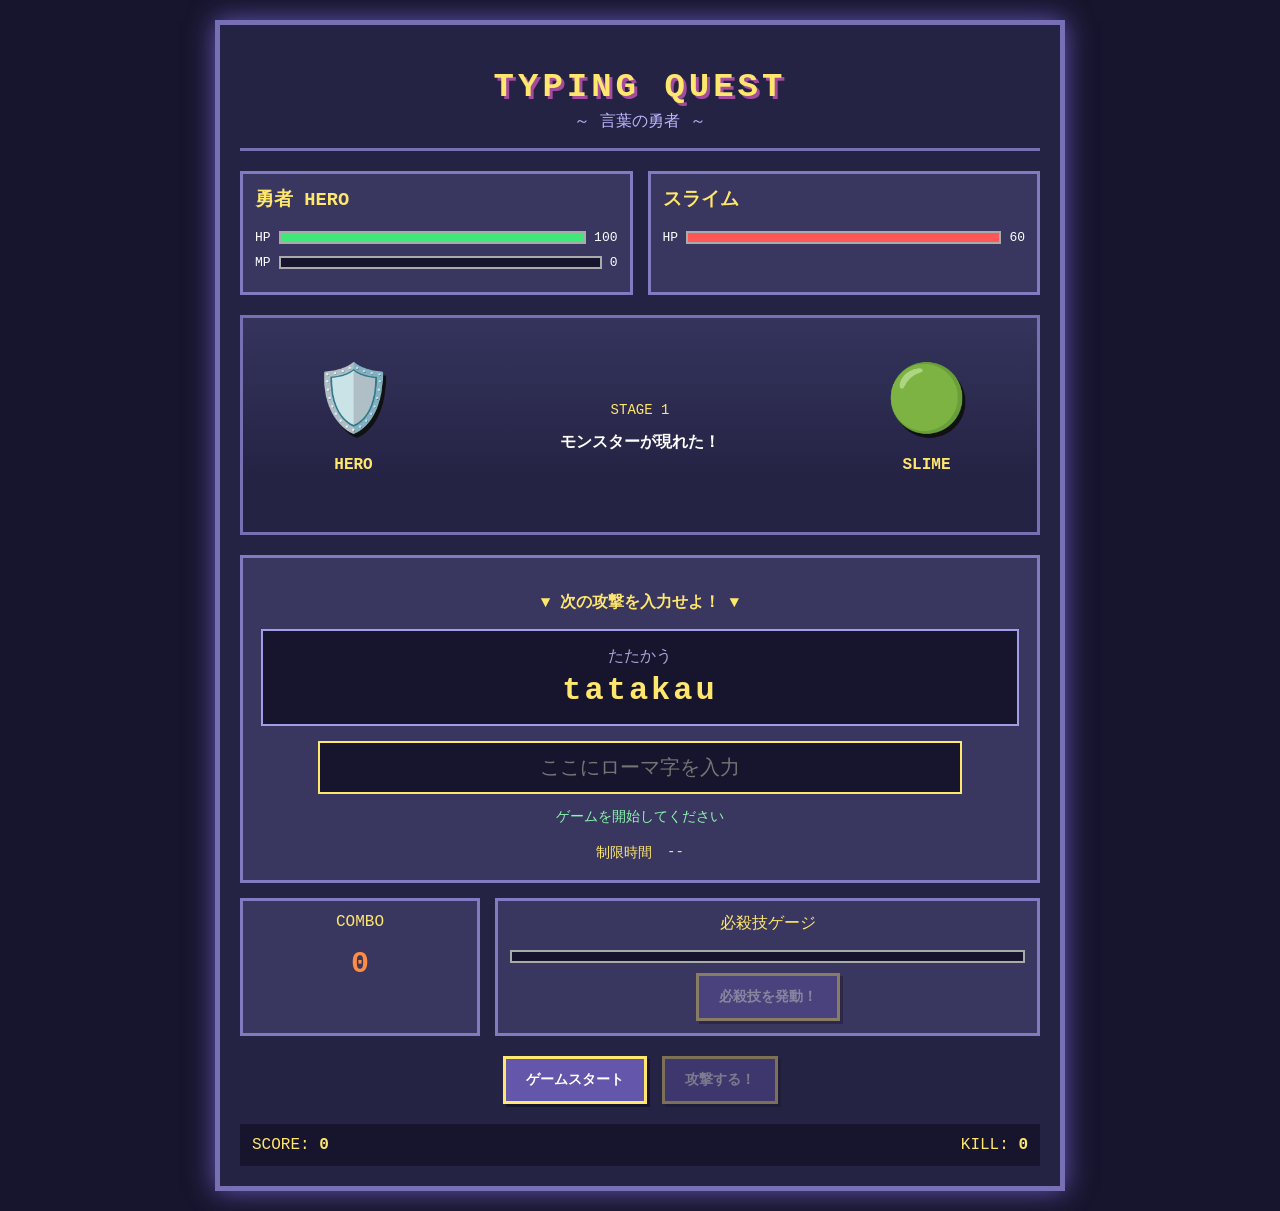
<file: typing-quest/index.html>
<!DOCTYPE html>
<html lang="ja">
<head>
    <meta charset="UTF-8">
    <meta name="viewport" content="width=device-width, initial-scale=1.0">
    <title>TYPING QUEST</title>
    <link rel="stylesheet" href="style.css">
</head>
<body>

    <div class="game-container">

        <!-- タイトル -->
        <header class="game-header">
            <h1>TYPING QUEST</h1>
            <p>～ 言葉の勇者 ～</p>
        </header>

        <!-- ステータス -->
        <section class="status-area">

            <div class="status-box">
                <h3>勇者 HERO</h3>
                <div class="status-row">
                    <span>HP</span>
                    <div class="bar">
                        <div id="player-hp-bar" class="hp-fill player-fill"></div>
                    </div>
                    <span id="player-hp">100</span>
                </div>
                <div class="status-row">
                    <span>MP</span>
                    <div class="bar">
                        <div id="mp-bar" class="hp-fill mp-fill"></div>
                    </div>
                    <span id="player-mp">0</span>
                </div>
            </div>

            <div class="status-box enemy-status">
                <h3 id="enemy-name">スライム</h3>
                <div class="status-row">
                    <span>HP</span>
                    <div class="bar">
                        <div id="enemy-hp-bar" class="hp-fill enemy-fill"></div>
                    </div>
                    <span id="enemy-hp">60</span>
                </div>
            </div>

        </section>

        <!-- バトル画面 -->
        <section class="battle-field">

            <div class="character hero">
                <div class="character-icon">🛡️</div>
                <p>HERO</p>
            </div>

            <div class="battle-info">
                <p id="stage">STAGE 1</p>
                <div id="battle-message">モンスターが現れた！</div>
                <div id="effect-message"></div>
            </div>

            <div class="character monster">
                <div id="enemy-icon" class="character-icon">🟢</div>
                <p id="enemy-label">SLIME</p>
            </div>

        </section>

        <!-- タイピングエリア -->
        <section class="typing-area">

            <p class="typing-title">▼ 次の攻撃を入力せよ！ ▼</p>

            <div class="word-display">
                <p id="word-kana">たたかう</p>
                <h2 id="word-romaji">tatakau</h2>
            </div>

            <input
                type="text"
                id="typing-input"
                placeholder="ここにローマ字を入力"
                autocomplete="off"
                spellcheck="false"
                disabled
            >

            <p id="typing-feedback">ゲームを開始してください</p>

            <div class="typing-info">
                <span>制限時間</span>
                <span id="timer">--</span>
            </div>

        </section>

        <!-- コンボと必殺技 -->
        <section class="skill-area">

            <div class="combo-box">
                <p>COMBO</p>
                <h2 id="combo">0</h2>
            </div>

            <div class="skill-box">
                <p>必殺技ゲージ</p>
                <div class="bar">
                    <div id="skill-bar" class="hp-fill skill-fill"></div>
                </div>
                <button id="skill-button" disabled>
                    必殺技を発動！
                </button>
            </div>

        </section>

        <!-- 操作ボタン -->
        <section class="control-area">
            <button id="start-button">ゲームスタート</button>
            <button id="submit-button" disabled>攻撃する！</button>
        </section>

        <!-- スコア -->
        <section class="score-area">
            <span> SCORE: <strong id="score">0</strong></span>
            <span> KILL: <strong id="kill">0</strong></span>
        </section>

        <!-- 結果画面 -->
        <div id="result-screen" class="result-screen hidden">
            <div class="result-box">
                <h2 id="result-title">VICTORY!</h2>
                <p id="result-text"></p>
                <button id="retry-button">もう一度遊ぶ</button>
            </div>
        </div>

    </div>

    <script src="words.js"></script>
    <script src="script.js"></script>

</body>
</html>
</file>
<file: typing-quest/style.css>
/* 全体設定 */
* {
    box-sizing: border-box;
}

body {
    margin: 0;
    padding: 20px;
    background: #17152d;
    color: white;
    font-family: "Courier New", monospace;
}

.game-container {
    max-width: 850px;
    margin: auto;
    background: #252344;
    border: 5px solid #7770b5;
    padding: 20px;
    box-shadow: 0 0 25px #6556b5;
}

/* タイトル */
.game-header {
    text-align: center;
    border-bottom: 3px solid #7770b5;
    margin-bottom: 20px;
}

.game-header h1 {
    color: #ffe66d;
    font-size: 34px;
    letter-spacing: 4px;
    text-shadow: 3px 3px #a34c9e;
    margin-bottom: 5px;
}

.game-header p {
    color: #bdb8ff;
    margin-top: 5px;
}

/* ステータス */
.status-area {
    display: flex;
    justify-content: space-between;
    gap: 15px;
    margin-bottom: 20px;
}

.status-box {
    width: 50%;
    background: #39365f;
    border: 3px solid #827bc1;
    padding: 12px;
}

.status-box h3 {
    color: #ffe66d;
    margin-top: 0;
}

.status-row {
    display: flex;
    align-items: center;
    gap: 8px;
    margin: 10px 0;
    font-size: 13px;
}

.bar {
    flex: 1;
    height: 13px;
    background: #17152d;
    border: 2px solid #aaa;
    overflow: hidden;
}

.hp-fill {
    height: 100%;
    transition: width 0.3s;
}

.player-fill {
    background: #40e879;
}

.enemy-fill {
    background: #ff5757;
}

.mp-fill {
    background: #55baff;
}

.skill-fill {
    background: #e6c34a;
    width: 0%;
}

/* バトル画面 */
.battle-field {
    min-height: 220px;
    background:
        linear-gradient(to bottom, #34345d 0%, #252344 75%);
    border: 3px solid #7770b5;
    display: flex;
    justify-content: space-around;
    align-items: center;
    padding: 15px;
    position: relative;
}

.character {
    text-align: center;
    width: 25%;
}

.character-icon {
    font-size: 65px;
    image-rendering: pixelated;
    filter: drop-shadow(3px 4px 0px #111);
}

.character p {
    color: #ffe66d;
    font-weight: bold;
}

.hero {
    animation: float 2s infinite ease-in-out;
}

.monster {
    animation: float 1.5s infinite ease-in-out;
}

@keyframes float {
    0%, 100% {
        transform: translateY(0);
    }
    50% {
        transform: translateY(-8px);
    }
}

.battle-info {
    text-align: center;
    flex: 1;
}

#stage {
    color: #ffe66d;
    font-size: 14px;
}

#battle-message {
    font-size: 16px;
    font-weight: bold;
    color: white;
}

#effect-message {
    margin-top: 10px;
    color: #ffec65;
    font-size: 20px;
    font-weight: bold;
}

/* タイピング画面 */
.typing-area {
    margin-top: 20px;
    background: #39365f;
    border: 3px solid #827bc1;
    padding: 18px;
    text-align: center;
}

.typing-title {
    color: #ffe66d;
    font-weight: bold;
}

.word-display {
    background: #17152d;
    border: 2px solid #a49ce7;
    padding: 10px;
    margin: 15px 0;
}

#word-kana {
    color: #aaa5d9;
    margin: 5px;
}

#word-romaji {
    color: #ffe66d;
    font-size: 32px;
    margin: 5px;
    letter-spacing: 3px;
}

#typing-input {
    width: 85%;
    padding: 13px;
    background: #17152d;
    color: white;
    border: 2px solid #ffe66d;
    font-size: 20px;
    text-align: center;
    outline: none;
}

#typing-input:focus {
    box-shadow: 0 0 10px #ffe66d;
}

#typing-feedback {
    min-height: 22px;
    color: #8cf7b0;
    font-size: 14px;
}

.typing-info {
    display: flex;
    justify-content: center;
    gap: 15px;
    color: #ffe66d;
    font-size: 14px;
}

/* コンボ・必殺技 */
.skill-area {
    display: flex;
    gap: 15px;
    margin-top: 15px;
}

.combo-box,
.skill-box {
    background: #39365f;
    border: 3px solid #827bc1;
    padding: 12px;
    text-align: center;
}

.combo-box {
    width: 30%;
}

.combo-box p,
.skill-box p {
    color: #ffe66d;
    margin-top: 0;
}

.combo-box h2 {
    color: #ff8c42;
    font-size: 30px;
    margin: 5px;
}

.skill-box {
    flex: 1;
}

/* ボタン */
button {
    cursor: pointer;
    border: 3px solid #ffe66d;
    background: #6456aa;
    color: white;
    padding: 12px 20px;
    font-size: 14px;
    font-weight: bold;
    font-family: inherit;
    box-shadow: 3px 3px #17152d;
    transition: 0.2s;
}

button:hover:not(:disabled) {
    background: #8979db;
    transform: translateY(-2px);
}

button:disabled {
    opacity: 0.4;
    cursor: not-allowed;
}

#skill-button {
    margin-top: 10px;
}

#skill-button.active {
    background: #d78a26;
    opacity: 1;
}

/* 操作エリア */
.control-area {
    display: flex;
    justify-content: center;
    gap: 15px;
    margin-top: 20px;
}

/* スコア */
.score-area {
    display: flex;
    justify-content: space-between;
    margin-top: 20px;
    padding: 12px;
    background: #17152d;
    color: #ffe66d;
}

/* 結果画面 */
.result-screen {
    position: fixed;
    inset: 0;
    background: rgba(0, 0, 0, 0.85);
    display: flex;
    align-items: center;
    justify-content: center;
    z-index: 10;
}

.result-box {
    background: #39365f;
    border: 4px solid #ffe66d;
    padding: 35px;
    text-align: center;
    width: min(90%, 400px);
}

.result-box h2 {
    color: #ffe66d;
    font-size: 32px;
}

.hidden {
    display: none !important;
}

/* スマートフォン対応 */
@media (max-width: 600px) {
    body {
        padding: 5px;
    }

    .game-container {
        padding: 10px;
    }

    .game-header h1 {
        font-size: 25px;
    }

    .battle-field {
        padding: 8px;
        min-height: 180px;
    }

    .character-icon {
        font-size: 40px;
    }

    #word-romaji {
        font-size: 24px;
    }

    #typing-input {
        width: 100%;
    }

    .status-row {
        gap: 4px;
        font-size: 11px;
    }

    .control-area {
        flex-wrap: wrap;
    }

    button {
        padding: 10px;
    }
}
</file>
